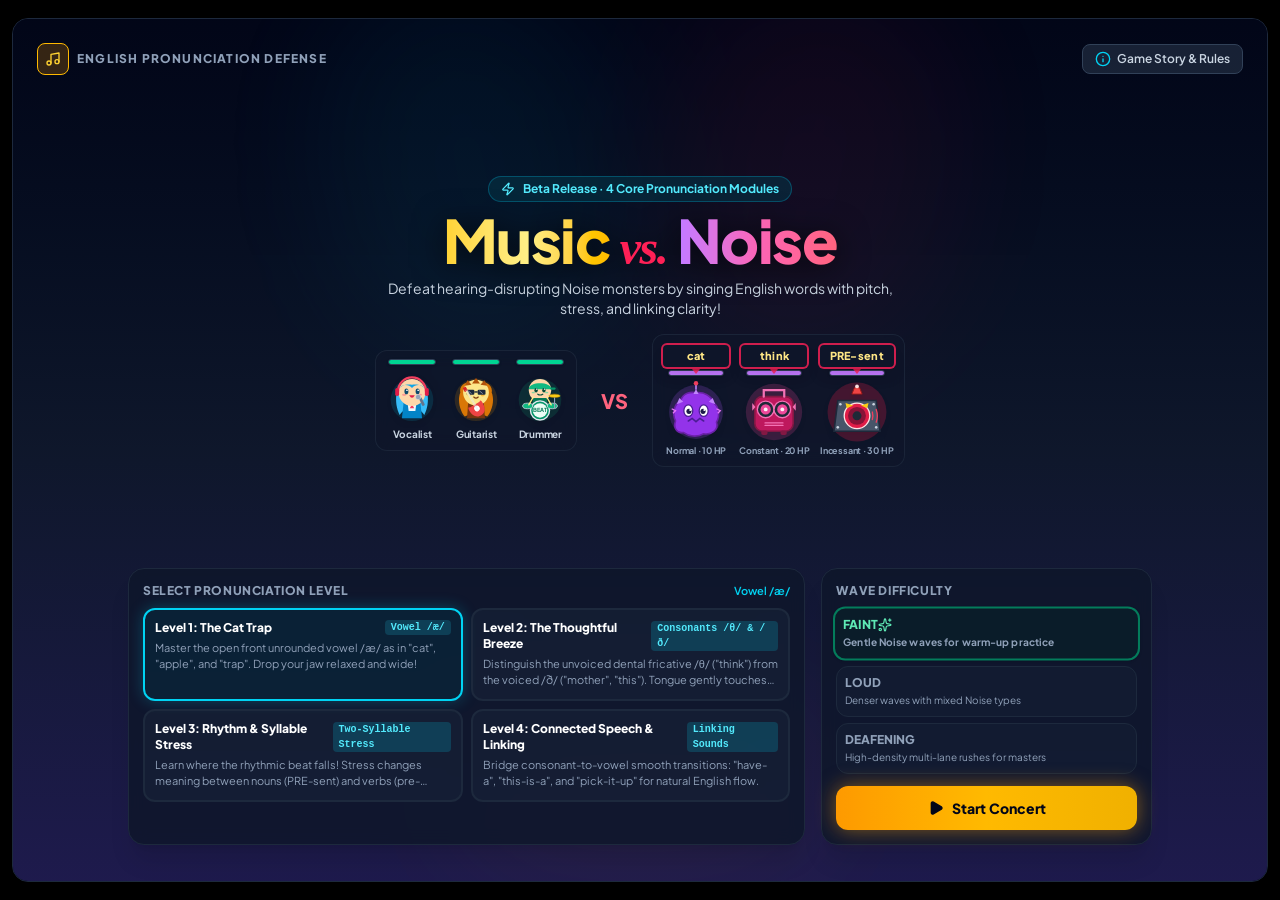
<file: docs/index.html>
<!doctype html>
<html lang="en">
  <head>
    <meta charset="UTF-8" />
    <meta name="viewport" content="width=device-width, initial-scale=1.0" />
    <title>Music vs. Noise</title>
    <meta name="description" content="A chibi cartoonish 16:9 PvZ-style English pronunciation defense game where students defeat noise monsters through accurate speech and musical rhythm." />
    <meta property="og:title" content="Music vs. Noise" />
    <meta property="og:description" content="A chibi cartoonish 16:9 PvZ-style English pronunciation defense game where students defeat noise monsters through accurate speech and musical rhythm." />
    <meta property="og:type" content="website" />
    <meta name="twitter:card" content="summary_large_image" />
    <link rel="preconnect" href="https://fonts.googleapis.com">
    <link rel="preconnect" href="https://fonts.gstatic.com" crossorigin>
    <link href="https://fonts.googleapis.com/css2?family=Plus+Jakarta+Sans:wght@400;500;600;700;800;900&family=Outfit:wght@500;600;700;800;900&display=swap" rel="stylesheet">
    <script type="module" crossorigin src="./assets/index-Dxauz5Bo.js"></script>
    <link rel="stylesheet" crossorigin href="./assets/index-CaWZExz1.css">
  </head>
  <body class="bg-slate-950 text-slate-100 overflow-hidden select-none font-['Plus_Jakarta_Sans',sans-serif]">
    <div id="root"></div>
  </body>
</html>
</file>
